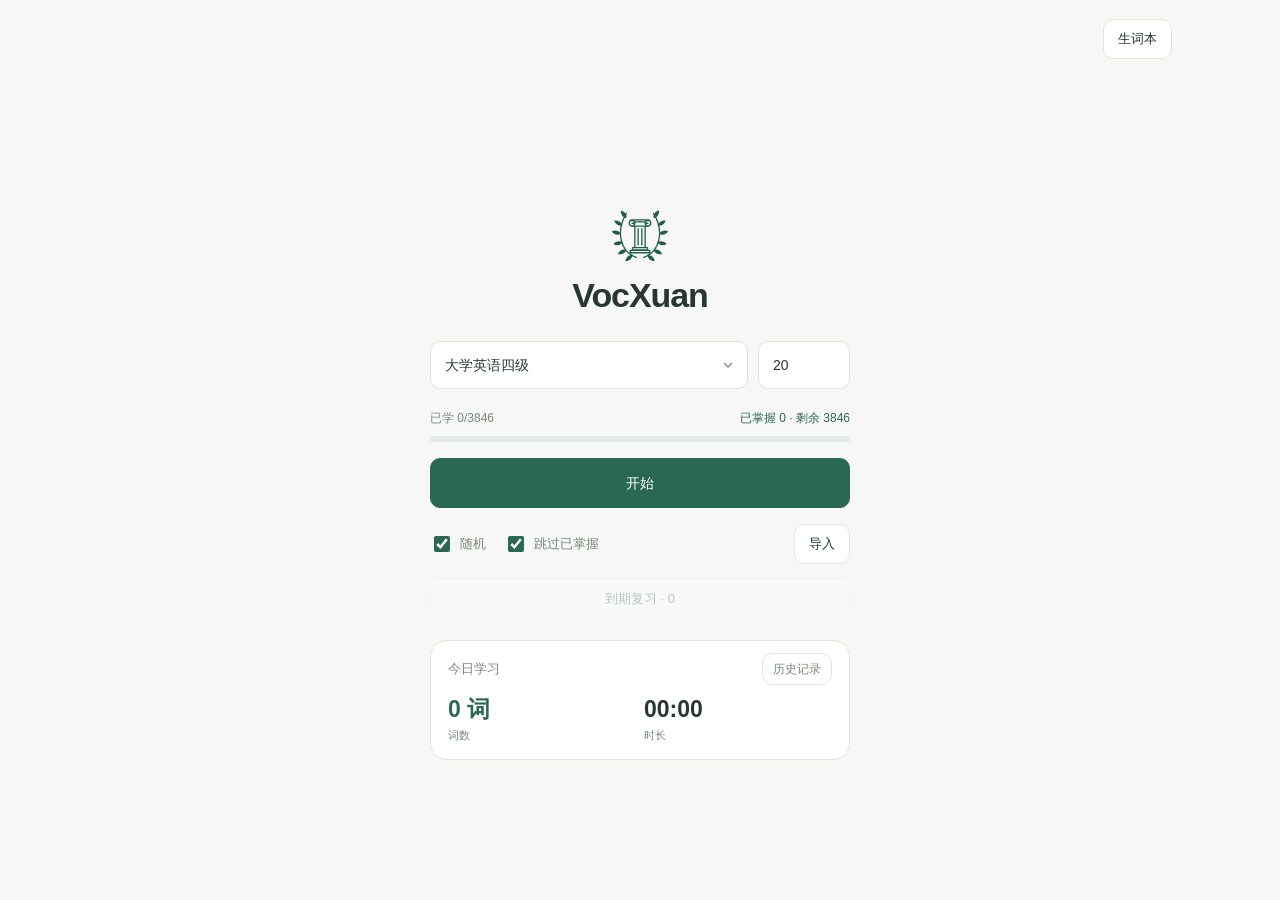
<file: native-v1.6/android/assets/index.html>
<!doctype html>
<html lang="zh-CN"><head><meta charset="utf-8"><meta name="viewport" content="width=device-width, initial-scale=1, viewport-fit=cover"><meta name="theme-color" content="#f7f8f5"><title>VocXuan</title><link rel="icon" href="logo.svg" type="image/svg+xml"><link rel="stylesheet" href="style.css"></head>
<body><div id="app"><header><div id="brand"><img src="logo.svg" alt=""><strong>VocXuan</strong></div><button id="library" class="small">生词本</button></header><main id="main"></main></div>
<div id="modal" class="modal" hidden><div class="dialog" role="dialog" aria-modal="true"><p id="message"></p><div class="dialog-actions"><button id="cancel">取消</button><button id="ok" class="primary">确定</button></div></div></div>
<input id="file" type="file" accept=".txt,.csv,.tsv,.json,text/*,application/json" hidden>
<script src="dictionary.js"></script><script src="core.js"></script><script src="app.js"></script></body></html>
</file>
<file: native-v1.6/android/assets/style.css>
:root{color-scheme:light;--paper:#f7f8f5;--ink:#27392e;--green:#2a6851;--muted:#7b877c;--line:#e2e7de;--font:-apple-system,BlinkMacSystemFont,"Segoe UI","Microsoft YaHei UI",Roboto,"Noto Sans CJK SC",sans-serif}
@font-face{font-family:VocIPA;src:url('fonts/NotoSans-Regular.ttf') format('truetype');font-style:normal;font-weight:400;font-display:swap}
*{box-sizing:border-box}html,body{height:100%;margin:0}body{background:var(--paper);color:var(--ink);font:14px/1.6 var(--font);-webkit-tap-highlight-color:transparent;overscroll-behavior:none}button,select,input{font:inherit;color:inherit}button{cursor:pointer;touch-action:manipulation;min-height:42px;border:1px solid var(--line);border-radius:10px;background:white;padding:9px 17px;transition:border-color .12s,background .12s;white-space:nowrap}button:active{opacity:.8}button:focus-visible,select:focus-visible,input:focus-visible{outline:2px solid #86a791;outline-offset:2px}button:disabled{opacity:.32;cursor:default}button.primary{background:var(--green);border-color:var(--green);color:white}button.small{font-size:13px;min-height:40px;padding:8px 14px}button.quiet{background:transparent;border-color:transparent;color:var(--muted)}[hidden]{display:none!important}select,input[type=number]{width:100%;border:1px solid #dee5dc;background:white;border-radius:10px;padding:12px 14px;min-height:48px;outline:none}select{appearance:none;padding-right:30px;background-image:url("data:image/svg+xml,%3Csvg xmlns='http://www.w3.org/2000/svg' width='12' height='8'%3E%3Cpath d='m2 2 4 4 4-4' fill='none' stroke='%237d8b7f' stroke-width='1.3'/%3E%3C/svg%3E");background-repeat:no-repeat;background-position:right 13px center}input[type=number]{appearance:textfield}input[type=number]::-webkit-inner-spin-button{appearance:none}#app{height:100%;height:100dvh;display:flex;flex-direction:column;max-width:1100px;margin:auto;padding:18px 18px 14px;padding:max(18px,env(safe-area-inset-top)) max(18px,env(safe-area-inset-right)) max(14px,env(safe-area-inset-bottom)) max(18px,env(safe-area-inset-left))}header{display:flex;align-items:center;justify-content:space-between;min-height:42px;margin-bottom:18px;flex-shrink:0}#brand{display:flex;align-items:center;gap:8px}#brand img{width:30px;height:32px}#brand strong{font-size:18px;font-weight:600}body.home #brand{visibility:hidden}body.library #library{visibility:hidden}#main{min-height:0;flex:1;display:flex;flex-direction:column}.home-center{width:100%;max-width:420px;margin:auto;transform:translateY(-24px)}.home-logo{display:block;width:76px;height:76px;margin:0 auto 15px}.home-title{font-size:40px;font-weight:600;line-height:1.25;text-align:center;margin:0 0 32px;letter-spacing:-1.1px}.configuration{display:grid;grid-template-columns:minmax(0,1fr) 92px;gap:10px}.home-center>.primary{width:100%;height:50px;margin-top:16px}.home-tools{display:flex;align-items:center;justify-content:space-between;margin-top:16px}.home-tools label{color:var(--muted);font-size:13px;display:flex;align-items:center;gap:7px}.home-tools input{accent-color:var(--green);width:16px;height:16px}.secondary{width:100%;margin-top:14px;background:transparent;font-size:13px}.toolbar{display:flex;align-items:center;gap:12px;margin-bottom:16px;flex-shrink:0}.toolbar .book-name{flex:1;font-size:13px;overflow:hidden;white-space:nowrap;text-overflow:ellipsis}.timer,.counter{font-family:"Cascadia Mono",Consolas,ui-monospace,monospace;font-variant-numeric:tabular-nums}.timer{font-size:16px;min-width:51px;line-height:1}.timer.inactive{color:var(--muted)}.test-card{flex:1;min-height:0;display:flex;flex-direction:column;background:white;border:1px solid var(--line);border-radius:16px;padding:18px}.test-top{display:flex;align-items:center;justify-content:space-between;flex-shrink:0;gap:12px}.counter{font-size:12px;color:#879387}.test-top button{min-height:34px;font-size:12px;padding:6px 11px}.word-area{flex:1;min-height:0;display:flex;flex-direction:column;align-items:center;justify-content:center;padding:8px 0;overflow:auto}.word{font:normal 44px/1.2 Georgia,"Noto Serif",serif;font:normal clamp(34px,11vw,58px)/1.2 Georgia,"Noto Serif",serif;text-align:center;overflow-wrap:anywhere;max-width:100%;margin:0}.phonetic{font-size:15px;color:#8a958a;text-align:center;margin:15px 0 23px;line-height:1.4}.word-area button{font-size:13px;min-height:38px;padding:7px 20px}.meaning{font-size:15px;line-height:1.85;text-align:center;white-space:pre-wrap;color:#526456;min-height:70px;max-height:132px;overflow:auto;margin:16px 0 0;width:100%}.progress{height:3px;border-radius:3px;background:#e3eae0;margin-top:18px;flex-shrink:0;overflow:hidden}.progress>div{height:100%;background:var(--green);transition:width .16s ease}.ratings{display:grid;grid-template-columns:repeat(3,minmax(0,1fr));gap:10px;margin-top:16px;flex-shrink:0}.ratings button{font-size:16px;height:56px;padding:8px 4px;border-color:transparent}.ratings .known{background:#eaf5ef;color:#2a6851}.ratings .unknown{background:#fcf0ed;color:#b24f47}.ratings .fuzzy{background:#faf4e5;color:#977014}.test-end{align-self:center;font-size:12px;margin-top:8px;min-height:36px;padding:6px 14px}.heading{display:flex;align-items:center;justify-content:space-between;gap:12px;margin:0 0 18px;flex-shrink:0}.heading h1{font-size:23px;font-weight:600;margin:0;line-height:1.4}.heading .summary{font-size:16px;font-family:ui-monospace,monospace}.columns{display:flex;gap:2px;background:#edf1e9;border:1px solid #e6ebe0;padding:3px;border-radius:12px}.columns button{border:0;border-radius:8px;background:transparent;min-height:32px;padding:5px 12px;font-size:12px;color:var(--muted)}.columns button.active{background:white;color:var(--green)}.tabs{display:flex;gap:8px;margin:0 0 14px;flex-shrink:0}.tabs button{font-size:13px;padding:7px 12px;min-height:37px}.tabs button.active{background:#e8f0e5;border-color:#d6e2d0;color:var(--green)}.list{flex:1;min-height:0;overflow-y:auto;overscroll-behavior:contain;padding-right:2px}.word-grid{display:grid;grid-template-columns:repeat(var(--columns,2),minmax(0,1fr));gap:12px;align-items:stretch}.vocab-card{background:white;border:1px solid var(--line);border-radius:12px;position:relative;padding:20px 18px;overflow:hidden}.vocab-card h2{font:normal 24px/1.35 Georgia,"Noto Serif",serif;overflow-wrap:anywhere;margin:0 28px 10px 0}.vocab-card .ipa{color:#8a958a;font-size:13px;overflow-wrap:anywhere;margin:0 0 14px}.vocab-card .definition{font-size:14px;line-height:1.75;white-space:pre-wrap;overflow-wrap:anywhere;color:#58685b}.marker{position:absolute;right:16px;top:20px;width:23px;height:23px;border-radius:8px;display:grid;place-items:center}.marker.fuzzy{background:#fdf6e0}.marker.unknown{background:#fdf0ed}.marker.fuzzy::before{content:"";width:0;height:0;border-left:6px solid transparent;border-right:6px solid transparent;border-bottom:10px solid #dcad2e}.marker.unknown::before,.marker.unknown::after{content:"";position:absolute;width:12px;height:1.8px;background:#c65f50;border-radius:2px;transform:rotate(45deg)}.marker.unknown::after{transform:rotate(-45deg)}.footer-actions{display:flex;align-items:center;justify-content:flex-end;gap:9px;margin-top:16px;flex-shrink:0}.footer-actions button:first-child{margin-right:auto}.empty{display:flex;align-items:center;justify-content:center;min-height:180px;color:var(--muted);font-size:17px}.sentinel{height:1px}.modal{position:fixed;inset:0;background:#172b2044;display:flex;align-items:center;justify-content:center;z-index:20;padding:24px}.dialog{width:min(100%,390px);background:var(--paper);border:1px solid white;border-radius:16px;padding:24px;box-shadow:0 10px 60px #142b2026}.dialog p{font-size:15px;line-height:1.8;white-space:pre-wrap;margin:0 0 24px}.dialog-actions{display:flex;justify-content:flex-end;gap:10px}::-webkit-scrollbar{width:5px}::-webkit-scrollbar-thumb{background:#cdd6c9;border-radius:5px}
@media(max-width:540px){.word-grid{gap:10px}.vocab-card{padding:16px 13px}.vocab-card h2{font-size:22px;margin-right:20px}.vocab-card .ipa{font-size:11.5px;margin-top:8px;margin-bottom:12px}.vocab-card .definition{font-size:13px;line-height:1.85}.marker{right:10px;top:15px;width:19px;height:19px;border-radius:6px}.marker.fuzzy::before{border-left-width:5px;border-right-width:5px;border-bottom-width:9px}.marker.unknown::before,.marker.unknown::after{width:10px}.word-grid.three{gap:7px}.word-grid.three .vocab-card{padding:14px 10px}.word-grid.three h2{font-size:19px;margin:0 17px 10px 0}.word-grid.three .definition{font-size:12.5px}.word-grid.three .ipa{font-size:11px}.word-grid.three .marker{right:7px;top:14px;width:16px;height:17px}.heading h1{font-size:21px}.footer-actions{gap:7px}.footer-actions button{font-size:13px;padding:8px 12px}.heading .summary{font-size:14px}.home-title{font-size:38px}.toolbar{gap:9px}}
@media(max-height:640px){header{margin-bottom:12px}.home-center{transform:translateY(-5px)}.home-logo{width:58px;height:58px;margin-bottom:8px}.home-title{font-size:34px;margin-bottom:20px}.word-area .phonetic{margin:10px 0 14px}.meaning{min-height:42px;max-height:80px}.ratings button{height:48px}.test-card{padding:14px}.test-end{margin-top:3px}.progress{margin-top:12px}.ratings{margin-top:12px}}
@media(prefers-reduced-motion:reduce){*{transition:none!important}}
@media(max-width:540px){.vocab-card h2{font-size:20px}.word-grid.three h2{font-size:17px}}

.book-progress{margin-top:20px}.book-progress-copy{display:flex;align-items:center;justify-content:space-between;gap:8px;font-size:12px;color:var(--muted);margin-bottom:8px;font-variant-numeric:tabular-nums}.book-progress-copy span:last-child{color:var(--green)}.mastery-track{height:6px;background:#e3eae4;border-radius:6px;overflow:hidden}.mastery-track>div{height:100%;background:var(--green);border-radius:6px;transition:width .15s ease}.home-options{display:flex;align-items:center;gap:18px}.ratings{gap:12px}.ratings button{height:78px;font-size:20px;font-weight:600;border-radius:13px}.phonetic,.vocab-card .ipa{font-family:VocIPA,"Segoe UI",sans-serif;font-weight:400;line-height:1.65}.phonetic{font-size:17px}.vocab-card .ipa{font-size:14px}
@media(max-height:640px){.ratings button{height:64px;font-size:19px}.home-center{transform:none}.home-logo{width:48px;height:48px}.home-title{font-size:30px;margin-bottom:16px}.book-progress{margin-top:12px}.home-tools{margin-top:10px}.secondary{margin-top:10px}}
@media(max-width:540px){.vocab-card .ipa{font-size:12px}.word-grid.three .ipa{font-size:11.5px}.home-options{gap:12px}}

body.home #main{overflow-y:auto}.home-center{flex-shrink:0}.book-progress-copy{flex-wrap:wrap}.home-tools{flex-wrap:wrap;gap:8px}.home-actions{display:grid;grid-template-columns:repeat(2,minmax(0,1fr));gap:10px;margin-top:14px}.home-actions.solo{grid-template-columns:minmax(0,1fr)}.home-actions .secondary{margin:0}.due-button{font-size:13px;color:var(--green);width:100%}.pronunciation{display:flex;align-items:center;justify-content:center;gap:9px;margin:14px 0 20px;max-width:100%;flex-shrink:0}.pronunciation .phonetic{margin:0;overflow-wrap:anywhere;min-width:0}.word-area .speak-button{display:grid;place-items:center;width:42px;height:42px;min-width:42px;min-height:42px;padding:9px;border:0;background:transparent;color:#809184;flex-shrink:0}.word-area .speak-button.speaking{background:#eaf5ef;color:var(--green)}
@media(max-height:640px){.home-actions{margin-top:10px}.pronunciation{margin:8px 0 12px}}

.home-center{transform:none;padding:12px 0}.home-logo{width:60px;height:60px;margin-bottom:10px}.home-title{font-size:34px;margin-bottom:24px}
.daily-home{margin-top:20px;padding:12px 17px 14px;border:1px solid var(--line);border-radius:16px;background:white}
.daily-home-heading{display:flex;align-items:center;justify-content:space-between;color:var(--muted);font-size:13px;gap:8px}
.daily-home-heading button{font-size:12px;min-height:32px;padding:4px 10px}.daily-home-values,.daily-home-captions{display:grid;grid-template-columns:1fr 1fr;gap:8px}
.daily-home-values{margin-top:8px;font-size:23px;line-height:1.4;font-variant-numeric:tabular-nums}.daily-home-values strong{font-weight:600}.daily-home-values strong:first-child{color:var(--green)}
.daily-home-captions{font-size:11px;color:var(--muted);margin-top:2px}.daily-note{font-size:12px;color:var(--muted);line-height:1.7;margin:0 0 16px;flex-shrink:0}.daily-list{margin-bottom:14px}
.daily-table{width:100%;border-collapse:collapse;font-variant-numeric:tabular-nums;text-align:left}.daily-table th{position:sticky;top:0;background:var(--paper);font-size:12px;color:var(--muted);font-weight:400;padding:0 8px 12px}
.daily-table td{padding:16px 8px;border-top:1px solid var(--line);font-size:14px;vertical-align:top}.daily-table td:first-child{width:43%;font-weight:600}.daily-table strong{color:var(--green);font-weight:600}.daily-table small{display:block;font-size:11px;color:var(--muted);font-weight:400;margin-top:3px}
body.daily #library{visibility:hidden}body.daily .footer-actions{justify-content:flex-end}body.daily .footer-actions button:first-child{margin-right:0}
@media(max-height:640px){.home-center{padding:8px 0}.home-logo{width:46px;height:46px}.home-title{font-size:30px;margin-bottom:16px}.daily-home{margin-top:14px}}
</file>
